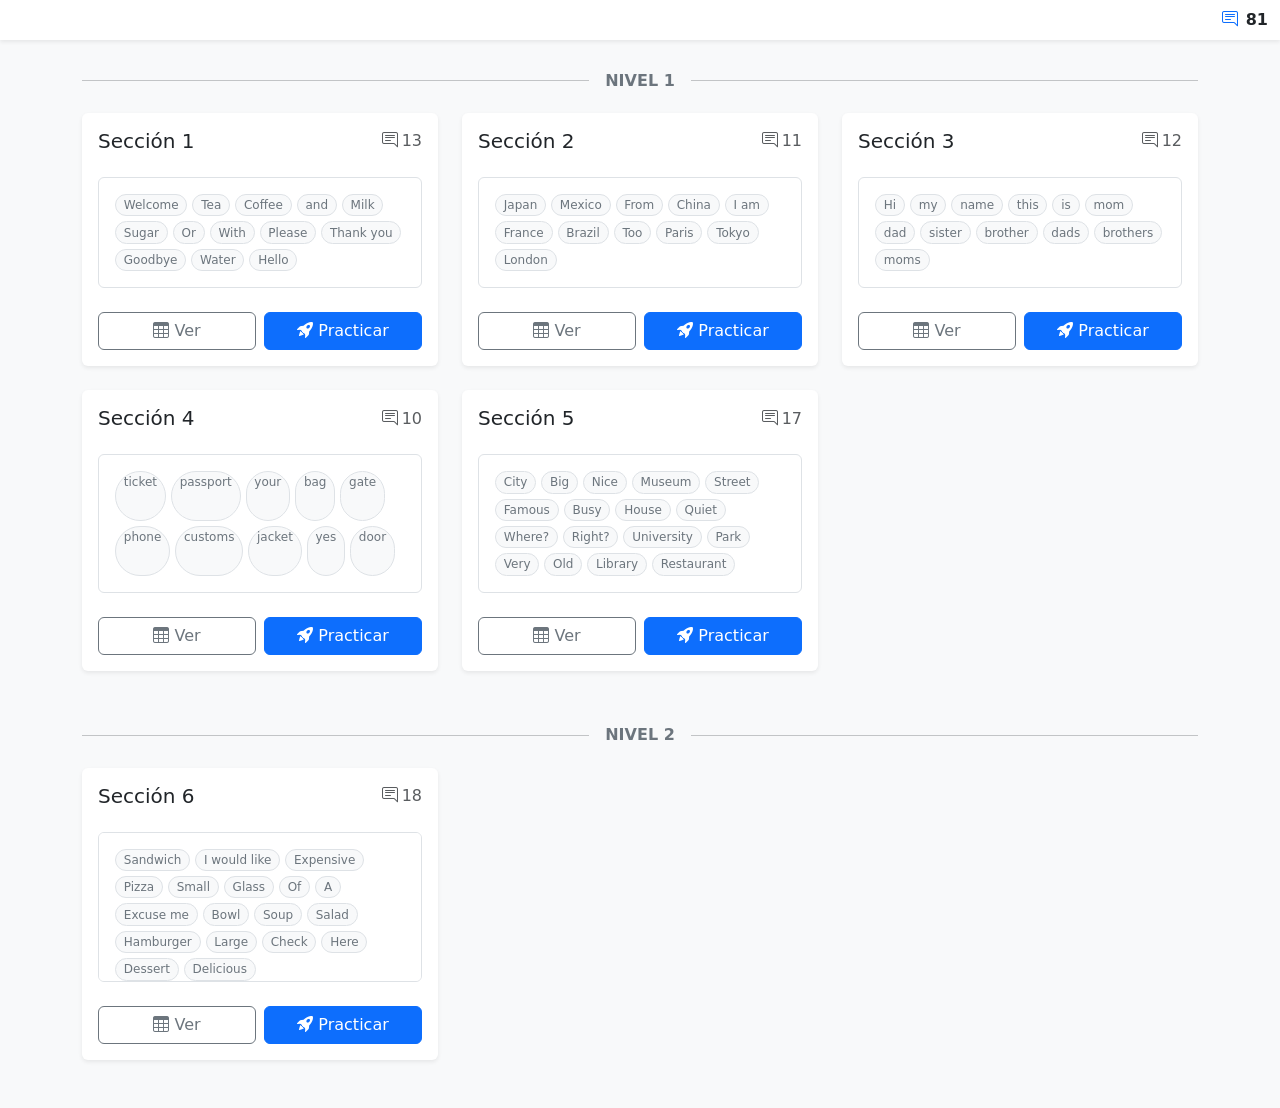
<file: index.html>
<!DOCTYPE html>
<html lang="es">
<head>
  <meta charset="UTF-8">
  <meta name="viewport" content="width=device-width, initial-scale=1.0">
  <title>Vocabulario - Dashboard</title>
  <link href="https://cdn.jsdelivr.net/npm/bootstrap@5.3.3/dist/css/bootstrap.min.css" rel="stylesheet">
  <link rel="stylesheet" href="https://cdn.jsdelivr.net/npm/bootstrap-icons@1.11.3/font/bootstrap-icons.min.css">
  <style>
    .badge-container {
      display: flex;
      flex-wrap: wrap;
      gap: 5px;
      max-height: 150px;
      overflow-y: auto;
    }
    .badge { font-weight: 400; }
  </style>
</head>
<body class="bg-light">
  <nav class="navbar bg-white shadow-sm mb-4">
    <div class="container-fluid justify-content-end">
      <div class="d-flex align-items-center">
        <i class="bi bi-chat-right-text text-primary pe-2"></i>
        <span class="fw-bold" id="total-counter">0</span>
      </div>
    </div>
  </nav>

  <main class="container" id="dashboard-content">
      </main>

  <script src="script.js"></script>
</body>
</html>
</file>
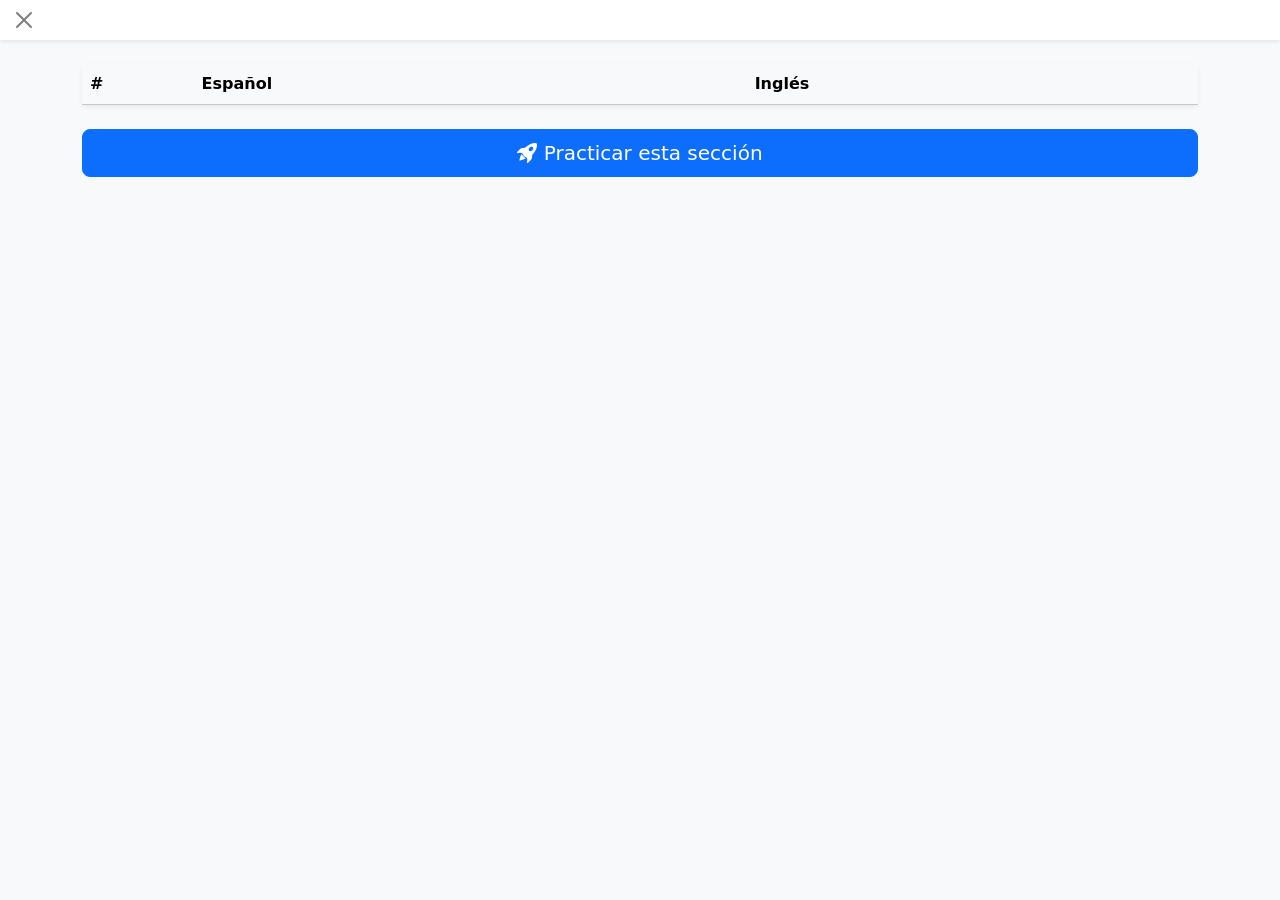
<file: lista.html>
<!DOCTYPE html>
<html lang="es">
<head>
  <meta charset="UTF-8">
  <meta name="viewport" content="width=device-width, initial-scale=1.0">
  <title>Lista de Términos</title>
  <link href="https://cdn.jsdelivr.net/npm/bootstrap@5.3.3/dist/css/bootstrap.min.css" rel="stylesheet">
  <link rel="stylesheet" href="https://cdn.jsdelivr.net/npm/bootstrap-icons@1.11.3/font/bootstrap-icons.min.css">
</head>
<body class="bg-light">
  <nav class="navbar bg-white shadow-sm mb-4">
    <div class="container-fluid">
        <a href="index.html" class="btn-close"></a>
    </div>
  </nav>

  <main class="container">
    <div class="card shadow-sm border-0 mb-4">
        <div class="card-body p-0">
            <table class="table table-hover mb-0">
              <thead class="table-light">
                <tr>
                  <th scope="col" style="width: 10%">#</th>
                  <th scope="col">Español</th>
                  <th scope="col">Inglés</th>
                </tr>
              </thead>
              <tbody id="lista-table-body">
                  </tbody>
            </table>
        </div>
    </div>

    <div class="d-grid gap-2 mb-5">
      <button id="btn-practicar-desde-lista" class="btn btn-primary btn-lg" type="button">
        <i class="bi bi-rocket-takeoff-fill"></i> Practicar esta sección
      </button>
    </div>
  </main>
  
  <script src="script.js"></script>
</body>
</html>
</file>
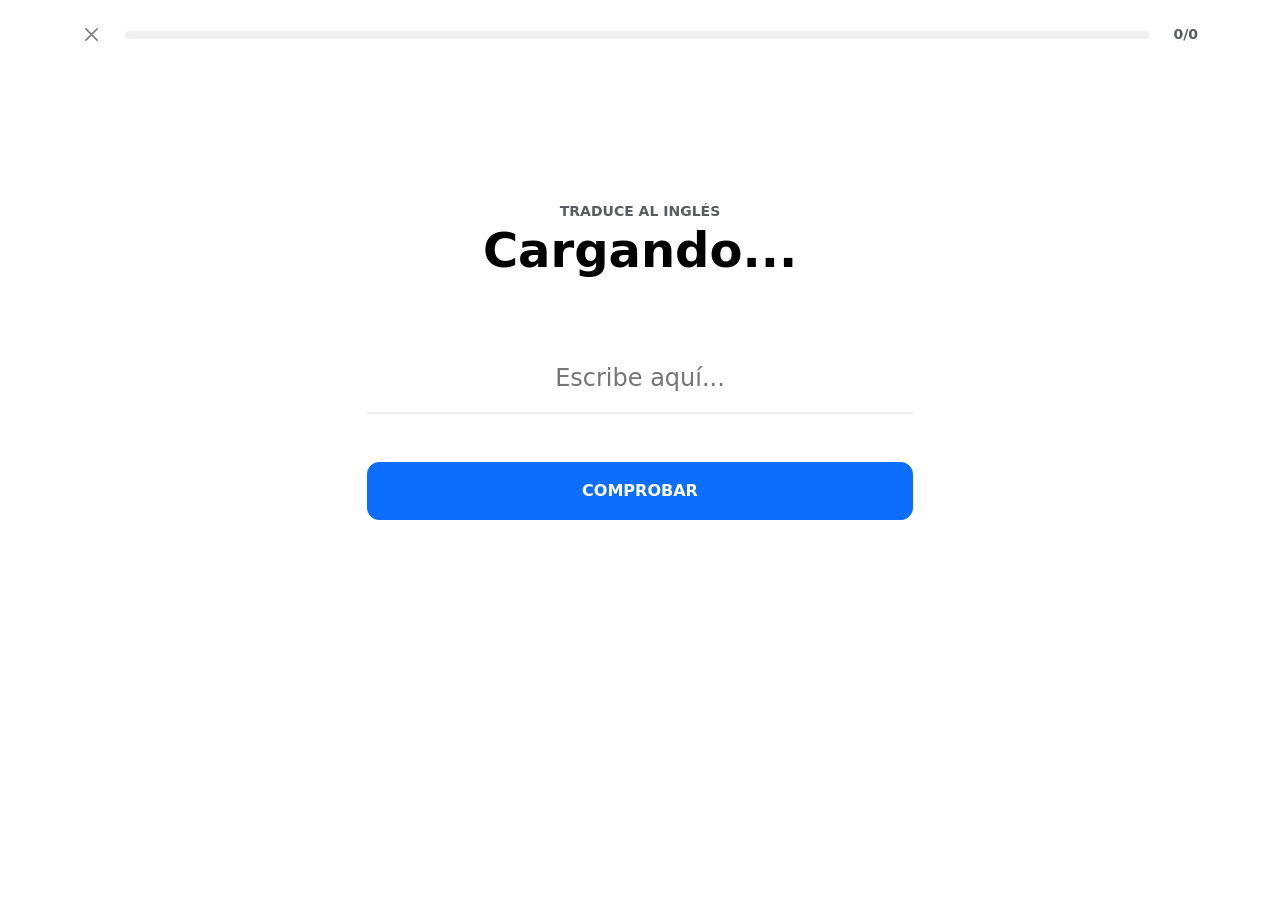
<file: practicar.html>
<!DOCTYPE html>
<html lang="es">
<head>
  <meta charset="UTF-8">
  <meta name="viewport" content="width=device-width, initial-scale=1.0">
  <title>Práctica de Vocabulario</title>
  <link href="https://cdn.jsdelivr.net/npm/bootstrap@5.3.3/dist/css/bootstrap.min.css" rel="stylesheet">
  <link rel="stylesheet" href="https://cdn.jsdelivr.net/npm/bootstrap-icons@1.11.3/font/bootstrap-icons.min.css">
  <style>
    body { background-color: #ffffff; color: #333; font-family: system-ui, -apple-system, sans-serif; }
    .progress { background-color: #f0f0f0; border-radius: 20px; }
    .term-section { padding: 3rem 0; text-align: center; }
    .term-section h1 { font-weight: 800; color: #000; font-size: 3rem; }
    .form-control-minimal {
      border: none; border-bottom: 2px solid #eee; border-radius: 0;
      padding: 1rem 0; font-size: 1.5rem; background: transparent; transition: border-color 0.3s ease;
      text-align: center;
    }
    .form-control-minimal:focus { outline: none; box-shadow: none; border-bottom-color: #0d6efd; }
    .status-msg { font-size: 1rem; font-weight: 500; display: flex; align-items: center; justify-content: center; gap: 8px; }
    .btn-action { padding: 1rem; font-weight: 600; border-radius: 12px; }
  </style>
</head>
<body id="practice-engine">
  <nav class="py-4">
    <div class="container d-flex align-items-center gap-4">
      <a href="index.html" class="btn-close" style="font-size: 0.8rem;"></a>
      <div class="progress flex-grow-1" style="height: 8px;">
        <div class="progress-bar bg-primary " style="width: 0%"></div>
      </div>
      <span class="small text-muted fw-bold" id="progress-text">0/0</span>
    </div>
  </nav>

  <main class="container">
    <div class="row justify-content-center">
      <div class="col-12 col-md-8 col-lg-6">
        <div class="mb-4 text-center" style="min-height: 60px;">
          <div id="feedback-success" class="status-msg text-success d-none">
            <i class="bi bi-check2-circle fs-4"></i> ¡Correcto!
          </div>
          <div id="feedback-error" class="status-msg text-danger d-none">
            <i class="bi bi-x-circle fs-4"></i> Respuesta: <span class="fw-bold" id="correct-answer-msg"></span>
          </div>
        </div>

        <div class="term-section">
          <p class="text-muted mb-0 small text-uppercase fw-bold">Traduce al inglés</p>
          <h1 id="term-display">Cargando...</h1>
        </div>

        <div class="mt-2 mb-5">
          <input type="text" class="form-control-minimal w-100" id="answerInput" placeholder="Escribe aquí..." autocomplete="off">
        </div>

        <div class="d-grid">
          <button onclick="checkAnswer()" class="btn btn-primary btn-action shadow-none" type="button">
            COMPROBAR
          </button>
        </div>
      </div>
    </div>
  </main>
  <script src="script.js"></script>
</body>
</html>
</file>
